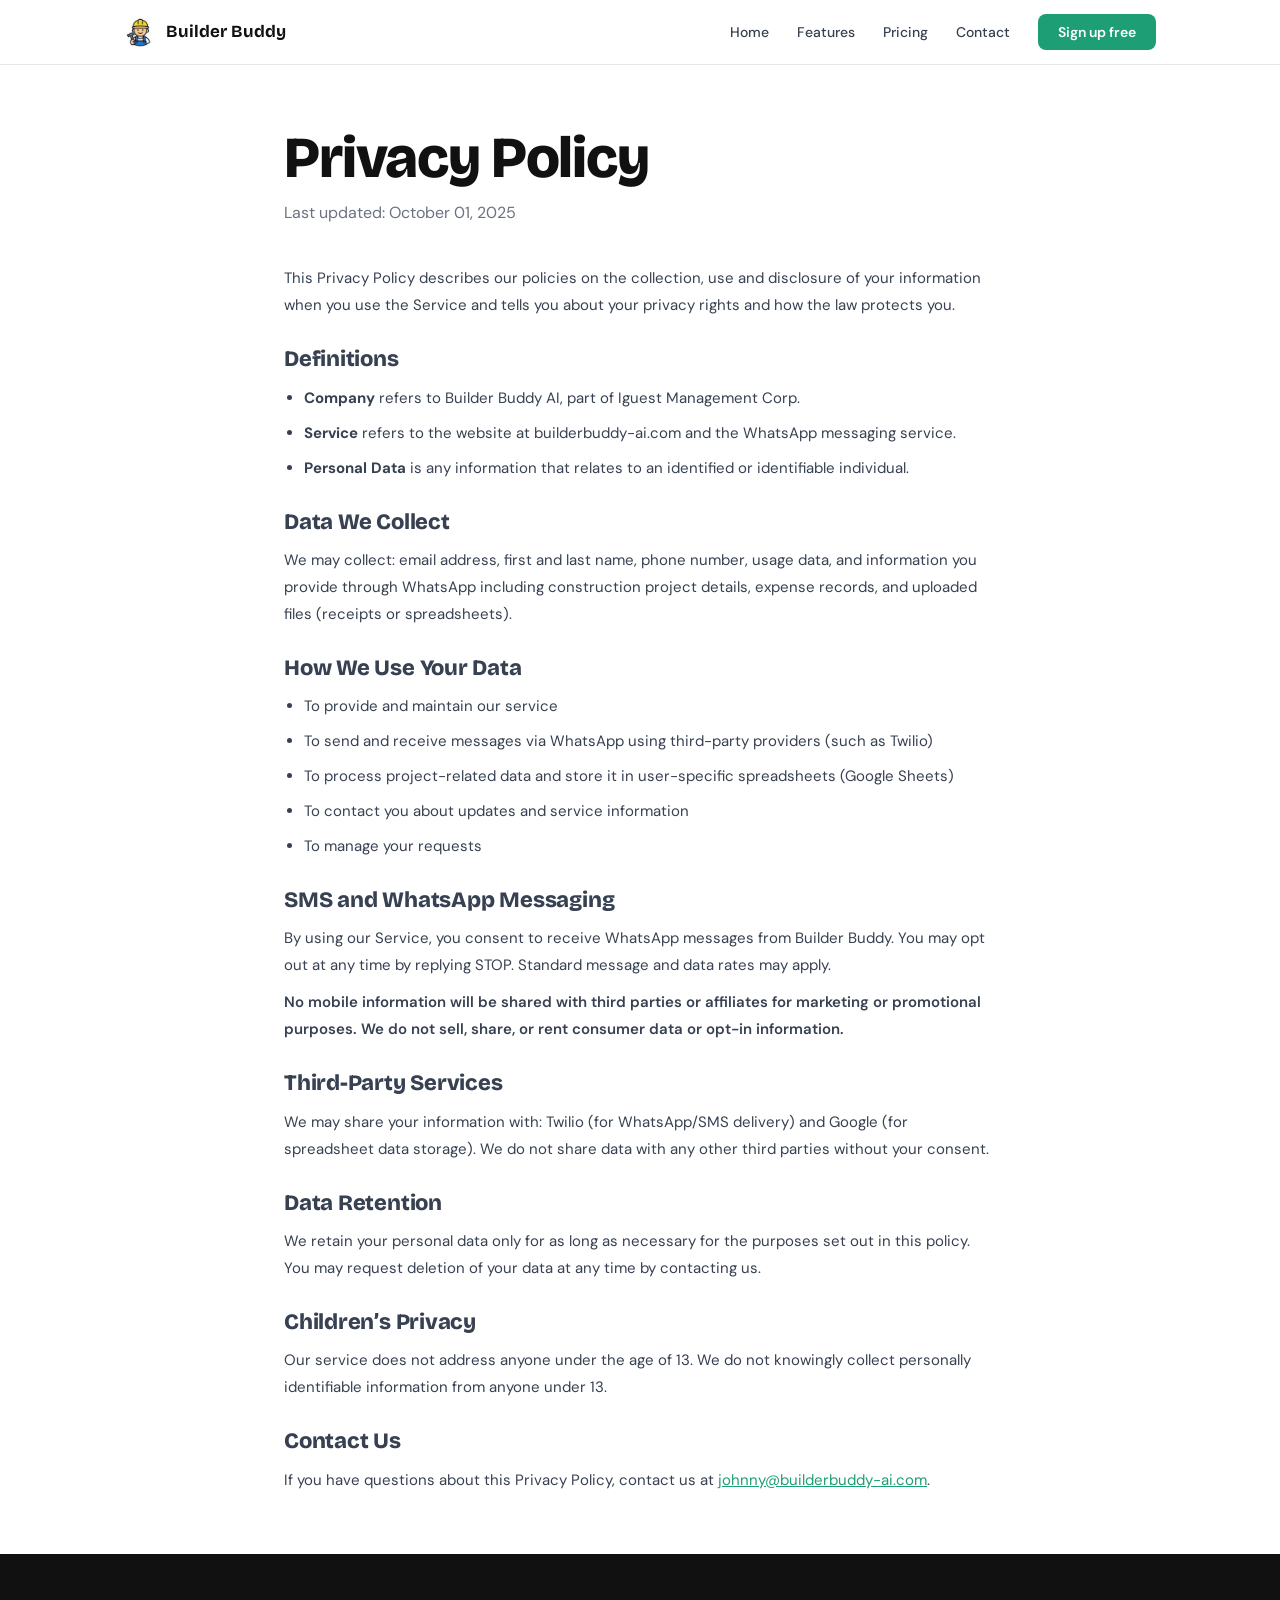
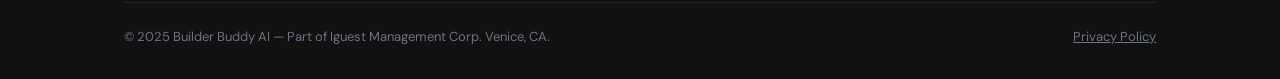
<file: privacy.html>
<!DOCTYPE html>
<html lang="en">
<head>
<meta charset="UTF-8">
<meta name="viewport" content="width=device-width, initial-scale=1.0">
<title>Privacy Policy &mdash; Builder Buddy</title>
<meta name="description" content="Builder Buddy Privacy Policy">
<link rel="preconnect" href="https://fonts.googleapis.com">
<link href="https://fonts.googleapis.com/css2?family=Bricolage+Grotesque:wght@700;800&family=DM+Sans:wght@400;500;600;700&display=swap" rel="stylesheet">
<link rel="stylesheet" href="style.css">
</head>
<body>
<nav>
  <div class="nav-inner">
    <a class="nav-logo" href="index.html">
      <img src="[data-uri]" alt="Builder Buddy logo">
      Builder Buddy
    </a>
    <ul class="nav-links">
      <li><a href="index.html">Home</a></li>
      <li><a href="features.html">Features</a></li>
      <li><a href="pricing.html">Pricing</a></li>
      <li><a href="contact.html">Contact</a></li>
      <li><a href="signup.html" class="nav-cta">Sign up free</a></li>
    </ul>
    <button class="nav-burger" onclick="document.getElementById('nav-mobile').classList.toggle('open')" aria-label="Menu">
      <span></span><span></span><span></span>
    </button>
  </div>
  <div class="nav-mobile" id="nav-mobile">
    <a href="index.html">Home</a>
    <a href="features.html">Features</a>
    <a href="pricing.html">Pricing</a>
    <a href="contact.html">Contact</a>
    <a href="signup.html" style="color:#1D9E75;font-weight:700">Sign up free</a>
  </div>
</nav>

<section style="padding:60px 0;max-width:760px;margin:0 auto;">
  <div class="container">
    <h1 style="margin-bottom:8px">Privacy Policy</h1>
    <p style="color:#6B7280;margin-bottom:40px">Last updated: October 01, 2025</p>

    <div style="font-size:15px;line-height:1.8;color:#374151;display:flex;flex-direction:column;gap:28px;">
      <p>This Privacy Policy describes our policies on the collection, use and disclosure of your information when you use the Service and tells you about your privacy rights and how the law protects you.</p>

      <div>
        <h2 style="font-size:22px;margin-bottom:12px">Definitions</h2>
        <ul style="padding-left:20px;display:flex;flex-direction:column;gap:8px;">
          <li><strong>Company</strong> refers to Builder Buddy AI, part of Iguest Management Corp.</li>
          <li><strong>Service</strong> refers to the website at builderbuddy-ai.com and the WhatsApp messaging service.</li>
          <li><strong>Personal Data</strong> is any information that relates to an identified or identifiable individual.</li>
        </ul>
      </div>

      <div>
        <h2 style="font-size:22px;margin-bottom:12px">Data We Collect</h2>
        <p>We may collect: email address, first and last name, phone number, usage data, and information you provide through WhatsApp including construction project details, expense records, and uploaded files (receipts or spreadsheets).</p>
      </div>

      <div>
        <h2 style="font-size:22px;margin-bottom:12px">How We Use Your Data</h2>
        <ul style="padding-left:20px;display:flex;flex-direction:column;gap:8px;">
          <li>To provide and maintain our service</li>
          <li>To send and receive messages via WhatsApp using third-party providers (such as Twilio)</li>
          <li>To process project-related data and store it in user-specific spreadsheets (Google Sheets)</li>
          <li>To contact you about updates and service information</li>
          <li>To manage your requests</li>
        </ul>
      </div>

      <div>
        <h2 style="font-size:22px;margin-bottom:12px">SMS and WhatsApp Messaging</h2>
        <p>By using our Service, you consent to receive WhatsApp messages from Builder Buddy. You may opt out at any time by replying STOP. Standard message and data rates may apply.</p>
        <p style="margin-top:10px;font-weight:600">No mobile information will be shared with third parties or affiliates for marketing or promotional purposes. We do not sell, share, or rent consumer data or opt-in information.</p>
      </div>

      <div>
        <h2 style="font-size:22px;margin-bottom:12px">Third-Party Services</h2>
        <p>We may share your information with: Twilio (for WhatsApp/SMS delivery) and Google (for spreadsheet data storage). We do not share data with any other third parties without your consent.</p>
      </div>

      <div>
        <h2 style="font-size:22px;margin-bottom:12px">Data Retention</h2>
        <p>We retain your personal data only for as long as necessary for the purposes set out in this policy. You may request deletion of your data at any time by contacting us.</p>
      </div>

      <div>
        <h2 style="font-size:22px;margin-bottom:12px">Children&rsquo;s Privacy</h2>
        <p>Our service does not address anyone under the age of 13. We do not knowingly collect personally identifiable information from anyone under 13.</p>
      </div>

      <div>
        <h2 style="font-size:22px;margin-bottom:12px">Contact Us</h2>
        <p>If you have questions about this Privacy Policy, contact us at <a href="mailto:johnny@builderbuddy-ai.com" style="color:#1D9E75">johnny@builderbuddy-ai.com</a>.</p>
      </div>
    </div>
  </div>
</section>

<footer>
  <div class="footer-inner">
    <div class="footer-bottom">
      <span>&copy; 2025 Builder Buddy AI &mdash; Part of Iguest Management Corp. Venice, CA.</span>
      <a href="privacy.html" style="color:inherit">Privacy Policy</a>
    </div>
  </div>
</footer>
</body>
</html>
</file>
<file: style.css>
/* ── Reset ── */
*, *::before, *::after { box-sizing: border-box; margin: 0; padding: 0; }
html { scroll-behavior: smooth; }

/* ── Tokens ── */
:root {
  --green: #1D9E75;
  --green-dark: #157a5a;
  --green-light: #e8f7f2;
  --black: #0d0d0d;
  --gray-900: #111;
  --gray-700: #374151;
  --gray-500: #6B7280;
  --gray-200: #E5E7EB;
  --gray-100: #F9FAFB;
  --white: #fff;
  --radius: 10px;
  --radius-lg: 16px;
  --font: 'DM Sans', -apple-system, BlinkMacSystemFont, 'Segoe UI', sans-serif;
  --font-display: 'Bricolage Grotesque', 'DM Sans', sans-serif;
}

body {
  font-family: var(--font);
  color: var(--gray-900);
  background: var(--white);
  line-height: 1.6;
  -webkit-font-smoothing: antialiased;
}

/* ── Nav ── */
nav {
  position: sticky;
  top: 0;
  z-index: 100;
  background: rgba(255,255,255,0.92);
  backdrop-filter: blur(12px);
  border-bottom: 1px solid var(--gray-200);
}
.nav-inner {
  max-width: 1080px;
  margin: 0 auto;
  padding: 0 24px;
  height: 64px;
  display: flex;
  align-items: center;
  justify-content: space-between;
  gap: 32px;
}
.nav-logo {
  display: flex;
  align-items: center;
  gap: 10px;
  text-decoration: none;
  font-family: var(--font-display);
  font-weight: 700;
  font-size: 17px;
  color: var(--gray-900);
}
.nav-logo img {
  width: 32px;
  height: 32px;
  border-radius: 50%;
  object-fit: cover;
}
.nav-links {
  display: flex;
  align-items: center;
  gap: 28px;
  list-style: none;
}
.nav-links a {
  text-decoration: none;
  font-size: 14px;
  font-weight: 500;
  color: var(--gray-700);
  transition: color .15s;
}
.nav-links a:hover, .nav-links a.active { color: var(--green); }
.nav-cta {
  background: var(--green);
  color: var(--white) !important;
  padding: 9px 20px;
  border-radius: 8px;
  font-weight: 600 !important;
  transition: background .15s !important;
}
.nav-cta:hover { background: var(--green-dark) !important; }

/* hamburger */
.nav-burger {
  display: none;
  flex-direction: column;
  gap: 5px;
  background: none;
  border: none;
  cursor: pointer;
  padding: 4px;
}
.nav-burger span {
  display: block;
  width: 22px;
  height: 2px;
  background: var(--gray-900);
  border-radius: 2px;
  transition: all .2s;
}
.nav-mobile {
  display: none;
  flex-direction: column;
  gap: 0;
  border-top: 1px solid var(--gray-200);
  background: var(--white);
}
.nav-mobile a {
  display: block;
  padding: 14px 24px;
  text-decoration: none;
  font-size: 15px;
  font-weight: 500;
  color: var(--gray-700);
  border-bottom: 1px solid var(--gray-200);
}
.nav-mobile a.active { color: var(--green); }
.nav-mobile.open { display: flex; }

@media(max-width:680px) {
  .nav-links { display: none; }
  .nav-burger { display: flex; }
}

/* ── Layout helpers ── */
.container {
  max-width: 1080px;
  margin: 0 auto;
  padding: 0 24px;
}
section { padding: 80px 0; }
section.tight { padding: 56px 0; }

/* ── Buttons ── */
.btn {
  display: inline-flex;
  align-items: center;
  gap: 8px;
  padding: 13px 26px;
  border-radius: var(--radius);
  font-family: var(--font);
  font-size: 15px;
  font-weight: 600;
  text-decoration: none;
  cursor: pointer;
  border: none;
  transition: all .15s;
}
.btn-primary { background: var(--green); color: var(--white); }
.btn-primary:hover { background: var(--green-dark); color: var(--white); }
.btn-outline { background: transparent; color: var(--gray-700); border: 1.5px solid var(--gray-200); }
.btn-outline:hover { border-color: var(--green); color: var(--green); }
.btn-lg { padding: 15px 32px; font-size: 16px; }

/* ── Section labels ── */
.eyebrow {
  display: inline-block;
  font-size: 12px;
  font-weight: 700;
  letter-spacing: .1em;
  text-transform: uppercase;
  color: var(--green);
  margin-bottom: 12px;
}
h1, h2, h3, h4 { font-family: var(--font-display); line-height: 1.15; }
h1 { font-size: clamp(36px, 5.5vw, 58px); font-weight: 800; letter-spacing: -.02em; }
h2 { font-size: clamp(26px, 4vw, 40px); font-weight: 800; letter-spacing: -.01em; }
h3 { font-size: 22px; font-weight: 700; }
h4 { font-size: 16px; font-weight: 700; }
p.lead { font-size: 18px; color: var(--gray-500); line-height: 1.75; }

/* ── Footer ── */
footer {
  background: var(--gray-900);
  color: var(--gray-200);
  padding: 48px 0 32px;
}
.footer-inner {
  max-width: 1080px;
  margin: 0 auto;
  padding: 0 24px;
}
.footer-top {
  display: grid;
  grid-template-columns: 2fr 1fr 1fr;
  gap: 48px;
  margin-bottom: 40px;
}
@media(max-width:680px) {
  .footer-top { grid-template-columns: 1fr; gap: 32px; }
}
.footer-brand { display: flex; align-items: center; gap: 10px; margin-bottom: 12px; }
.footer-brand img { width: 32px; height: 32px; border-radius: 50%; object-fit: cover; }
.footer-brand span { font-family: var(--font-display); font-weight: 700; font-size: 16px; color: var(--white); }
.footer-desc { font-size: 14px; color: var(--gray-500); line-height: 1.7; }
.footer-col h5 { font-size: 13px; font-weight: 700; text-transform: uppercase; letter-spacing: .08em; color: var(--gray-500); margin-bottom: 14px; }
.footer-col a { display: block; font-size: 14px; color: var(--gray-200); text-decoration: none; margin-bottom: 10px; transition: color .15s; }
.footer-col a:hover { color: var(--green); }
.footer-bottom {
  border-top: 1px solid rgba(255,255,255,.08);
  padding-top: 24px;
  display: flex;
  justify-content: space-between;
  align-items: center;
  font-size: 13px;
  color: var(--gray-500);
  flex-wrap: wrap;
  gap: 8px;
}

/* ── WhatsApp widget (shared) ── */
.bb-tabs { display: flex; flex-wrap: wrap; gap: 8px; margin-bottom: 12px; }
.bb-tab {
  display: flex; align-items: center; gap: 6px;
  padding: 8px 15px; border-radius: 24px;
  border: 1.5px solid var(--gray-200);
  background: var(--white);
  font-size: 13px; font-weight: 500; color: var(--gray-500);
  cursor: pointer; transition: all .15s; line-height: 1;
  font-family: var(--font);
}
.bb-tab:hover { border-color: var(--green); color: var(--green); }
.bb-tab.bb-on { background: var(--green); border-color: var(--green); color: var(--white); }
.bb-fdesc { font-size: 14px; color: var(--gray-500); line-height: 1.65; margin-bottom: 24px; min-height: 42px; }
.bb-grid { display: grid; grid-template-columns: 1fr 1fr; gap: 56px; align-items: start; }
@media(max-width:720px) {
  .bb-grid { grid-template-columns: 1fr; gap: 32px; }
  .bb-copy { order: 2; } .bb-ph { order: 1; }
  section > .container { grid-template-columns: 1fr !important; }
  .contact-grid { grid-template-columns: 1fr !important; gap: 40px !important; }
  .trust-bar-items {
    display: grid !important;
    grid-template-columns: 1fr 1fr;
    gap: 14px 24px !important;
    max-width: 320px;
    margin: 0 auto;
    text-align: left;
  }
}
.bb-copy h3 { font-size: 24px; font-weight: 800; margin-bottom: 12px; }
.bb-copy p { font-size: 15px; color: var(--gray-500); line-height: 1.75; margin-bottom: 24px; }
.bb-ph { background: #f2f0ec; border-radius: var(--radius-lg); padding: 14px; box-shadow: 0 8px 40px rgba(0,0,0,.10); }
.bb-wh { background: var(--green); border-radius: 10px 10px 0 0; padding: 10px 14px; display: flex; align-items: center; gap: 10px; }
.bb-av { width: 36px; height: 36px; border-radius: 50%; overflow: hidden; flex-shrink: 0; background: #9FE1CB; }
.bb-av img { width: 100%; height: 100%; object-fit: cover; display: block; }
.bb-wn { font-size: 14px; font-weight: 700; color: #fff; margin: 0; }
.bb-ws { font-size: 11px; color: #9FE1CB; margin: 0; }
.bb-chat { background: #ECE5DD; border-radius: 0 0 10px 10px; padding: 12px 10px; min-height: 280px; max-height: 360px; overflow-y: auto; display: flex; flex-direction: column; gap: 8px; scroll-behavior: smooth; }
.bb-bub { max-width: 84%; padding: 8px 11px; font-size: 12.5px; line-height: 1.55; }
.bb-in { background: #fff; border-radius: 0 10px 10px 10px; align-self: flex-start; color: #111; }
.bb-out { background: #DCF8C6; border-radius: 10px 0 10px 10px; align-self: flex-end; color: #111; }
.bb-time { font-size: 10px; color: #aaa; margin-top: 3px; text-align: right; }
.bb-out .bb-time { display: flex; align-items: center; justify-content: flex-end; gap: 3px; color: #6aab6a; }
.bb-pill { display: inline-flex; align-items: center; gap: 6px; background: #f0f0f0; border-radius: 6px; padding: 5px 9px; font-size: 12px; color: #444; margin-top: 4px; cursor: pointer; border: none; font-family: var(--font); }
.bb-xpill { cursor: default; }
.bb-rimg { width: 130px; border-radius: 6px; margin-top: 4px; display: block; cursor: pointer; }
.bb-ov { display: none; position: fixed; inset: 0; background: rgba(0,0,0,.82); z-index: 99999; align-items: center; justify-content: center; }
.bb-ov.bb-on { display: flex; }
.bb-ov img { max-width: 90vw; max-height: 82vh; border-radius: 8px; object-fit: contain; }
.bb-cls { position: absolute; top: 16px; right: 20px; color: #fff; font-size: 32px; cursor: pointer; line-height: 1; user-select: none; background: none; border: none; font-family: var(--font); }
</file>
